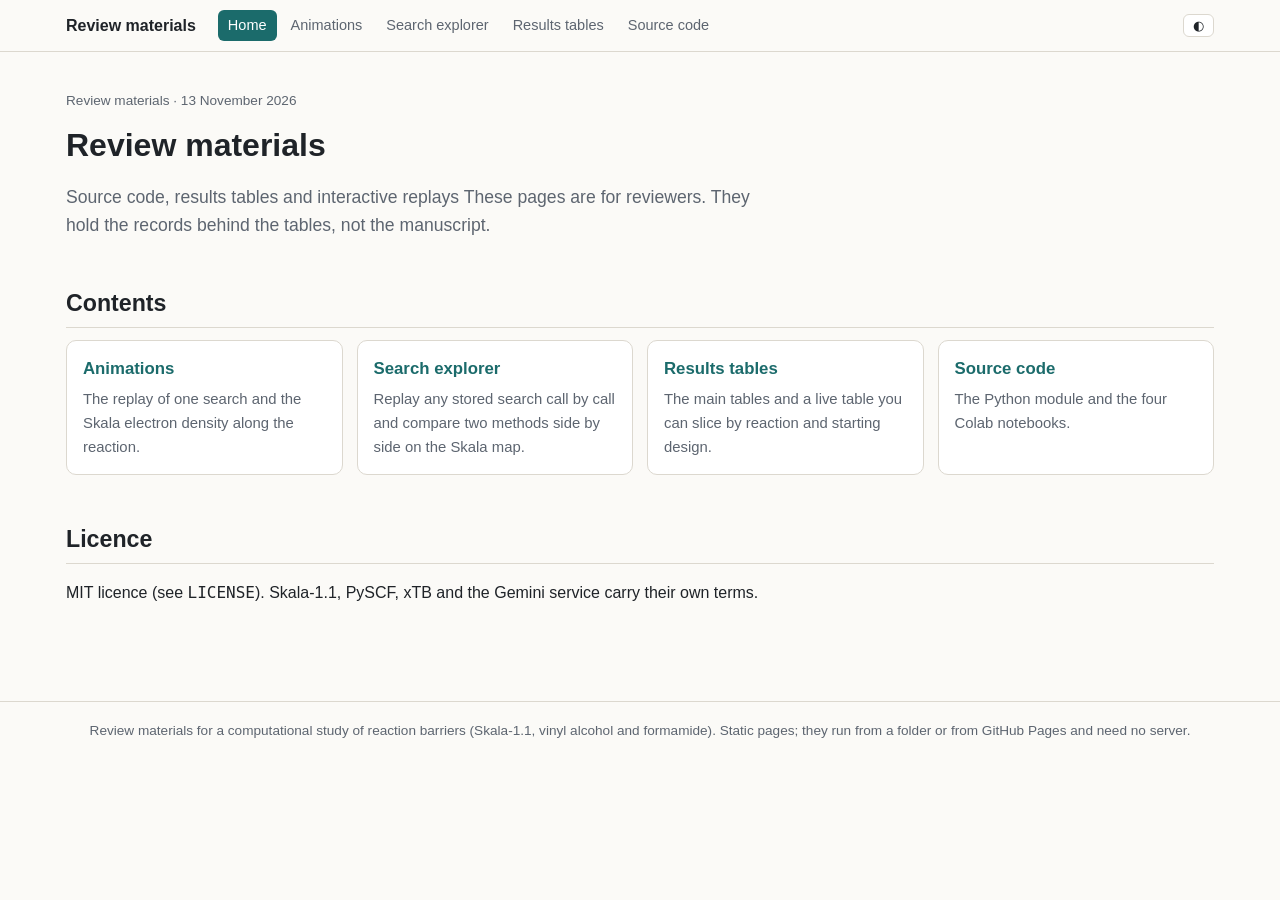
<file: index.html>
<!doctype html><html lang="en"><head><meta charset="utf-8"><meta name="robots" content="noindex, nofollow"><meta name="viewport" content="width=device-width,initial-scale=1"><title>Review materials</title><meta name="description" content="Review materials: source code, results tables and interactive replays."><link rel="stylesheet" href="c90b96982/style.css">
<script src="jfb80a026/config.js"></script><script src="jfb80a026/common.js"></script></head><body><main>
<p class="small">Review materials · 13 November 2026</p>
<h1>Review materials</h1>
<p class="lead">Source code, results tables and interactive replays
   These pages are for reviewers. They hold the records behind the tables, not the manuscript.</p>
<h2>Contents</h2>
<div class="grid">
<a class="card" href="16aefa39.html"><h3>Animations</h3><p>The replay of one search and the Skala electron density along the reaction.</p></a>
<a class="card" href="03454c9f.html"><h3>Search explorer</h3><p>Replay any stored search call by call and compare two methods side by side on the Skala map.</p></a>
<a class="card" href="c54da44b.html"><h3>Results tables</h3><p>The main tables and a live table you can slice by reaction and starting design.</p></a>
<a class="card" href="d97f3d8b.html"><h3>Source code</h3><p>The Python module and the four Colab notebooks.</p></a>
</div>
<h2>Licence</h2>
<p>MIT licence (see <code>LICENSE</code>). Skala-1.1, PySCF, xTB and the Gemini service carry their own terms.</p>
</main></body></html>
</file>
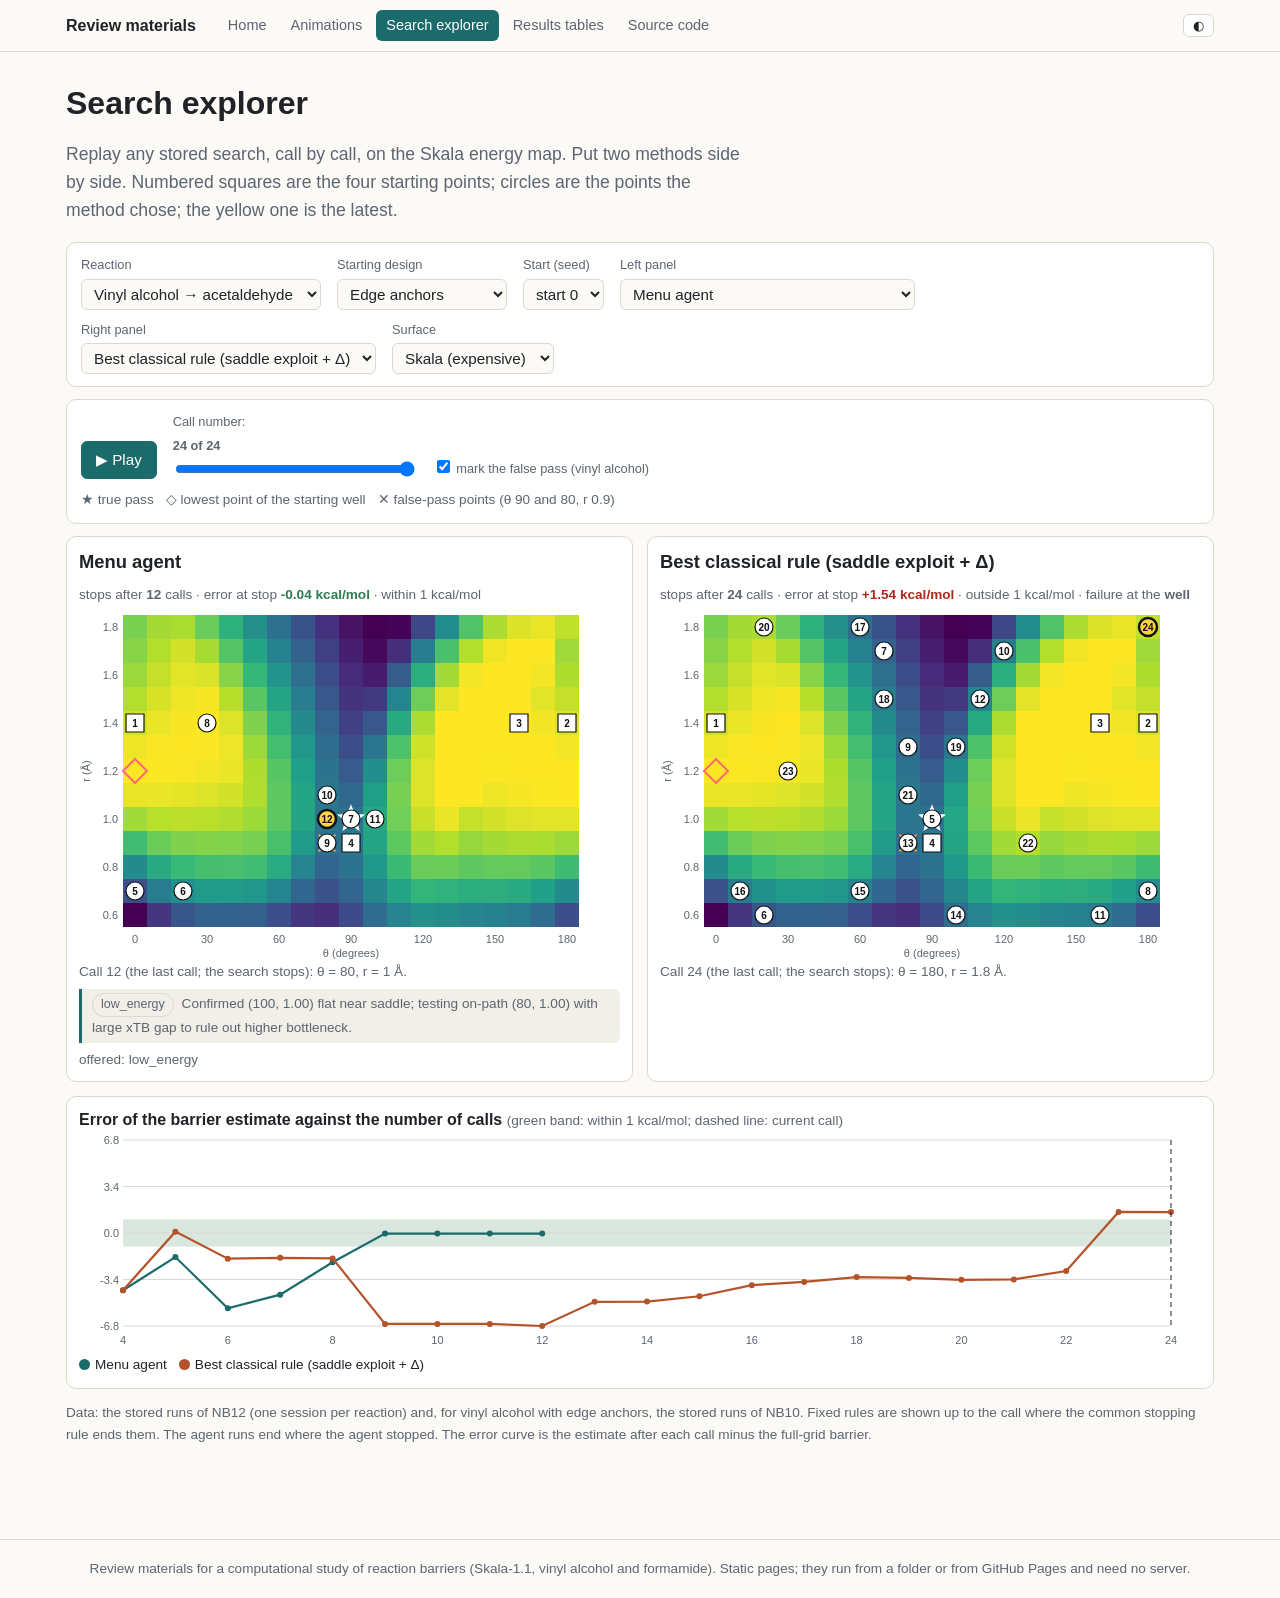
<file: 03454c9f.html>
<!doctype html><html lang="en"><head><meta charset="utf-8"><meta name="robots" content="noindex, nofollow"><meta name="viewport" content="width=device-width,initial-scale=1"><title>Search explorer · Review materials</title><link rel="stylesheet" href="c90b96982/style.css">
<script src="jfb80a026/config.js"></script><script src="jfb80a026/common.js"></script><script src="d6472958f/grids.js"></script><script src="d6472958f/runs.js"></script><script src="d6472958f/picks.js"></script></head><body><main>
<h1>Search explorer</h1>
<p class="lead">Replay any stored search, call by call, on the Skala energy map. Put two methods side by side. Numbered squares are the four starting points; circles are the points the method chose; the yellow one is the latest.</p>
<div class="controls">
<label>Reaction<select id="m"><option value="v">Vinyl alcohol → acetaldehyde</option><option value="f">Formamide → formimidic acid</option></select></label>
<label>Starting design<select id="c"><option value="e">Edge anchors</option><option value="s">Scout's two wells</option><option value="r">Four random points</option></select></label>
<label>Start (seed)<select id="s"></select></label>
<label>Left panel<select id="a"></select></label>
<label>Right panel<select id="b"></select></label>
<label>Surface<select id="surf"><option value="skala">Skala (expensive)</option><option value="xtb">GFN2-xTB (scout)</option></select></label>
</div>
<div class="controls">
<button class="btn" id="play">▶ Play</button>
<label>Call number: <b id="kv"></b><input type="range" id="k" min="4" max="24" value="4"></label>
<label><span><input type="checkbox" id="fp" checked> mark the false pass (vinyl alcohol)</span></label>
<span class="small legend"><span>★ true pass</span><span>◇ lowest point of the starting well</span><span>✕ false-pass points (θ 90 and 80, r 0.9)</span></span>
</div>
<div class="panels"><div class="panel" id="pa"></div><div class="panel" id="pb"></div></div>
<div class="panel" style="margin-top:14px"><b>Error of the barrier estimate against the number of calls</b> <span class="small">(green band: within 1 kcal/mol; dashed line: current call)</span><canvas id="ec" height="220"></canvas><div class="legend" id="eleg"></div></div>
<p class="small">Data: the stored runs of NB12 (one session per reaction) and, for vinyl alcohol with edge anchors, the stored runs of NB10. Fixed rules are shown up to the call where the common stopping rule ends them. The agent runs end where the agent stopped. The error curve is the estimate after each call minus the full-grid barrier.</p>
</main>
<script>
(function(){
const $=id=>document.getElementById(id);
const q=new URLSearchParams(location.search);
const ARMS=["agent","twin_wells_first","twin","control","saddle_exploit+delta","saddle_exploit","path_uncertainty+delta","path_uncertainty","uncertainty+delta","uncertainty","uniform+delta","uniform","random+delta","random"];
for(let i=0;i<8;i++)$("s").add(new Option("start "+i,i));
if(q.get("m"))$("m").value=q.get("m");if(q.get("c"))$("c").value=q.get("c");if(q.get("s"))$("s").value=q.get("s");
function fillArms(){const m=$("m").value,c=$("c").value;const have=new Set(RUNS.filter(r=>r.m===m&&r.c===c).map(r=>r.a));const L=ARMS.filter(a=>have.has(a));
  for(const id of ["a","b"]){$(id).innerHTML="";L.forEach(a=>$(id).add(new Option(SI.armName(a),a)));}
  $("a").value=q.get("a")&&L.includes(q.get("a"))?q.get("a"):"agent";$("b").value=q.get("b")&&L.includes(q.get("b"))?q.get("b"):"saddle_exploit+delta";}
fillArms();
let timer=null;
function run(arm){const m=$("m").value,c=$("c").value,s=+$("s").value;return RUNS.find(r=>r.m===m&&r.c===c&&r.a===arm&&r.s===s)}
function pickInfo(arm,k){if(arm!=="agent")return null;const m=$("m").value,c=$("c").value,s=+$("s").value;const P=PICKS.find(p=>p.m===m&&p.c===c&&p.s===s);if(!P)return null;return P.menu.find(x=>x.call===k)||null}
function draw(){
  const m=$("m").value,G=GRIDS[SI.molKey(m)];const Z=G[$("surf").value];
  const ra=run($("a").value),rb=run($("b").value);const mx=Math.max(ra.n,rb.n);
  const K=$("k");K.max=mx;if(+K.value>mx)K.value=mx;const k=+K.value;$("kv").textContent=k+" of "+mx;
  const marks=[{ij:G.saddle,shape:"star",color:"#fff"},{ij:G.well,shape:"diamond",color:"#ff6b6b"}];
  if(m==="v"&&$("fp").checked){marks.push({ij:[9,3],shape:"x",color:"#ff2d55"},{ij:[8,3],shape:"x",color:"#ff9f1c"})}
  [["pa",ra],["pb",rb]].forEach(([id,r])=>{
    const el=$(id);const se=r.h[r.h.length-1];const kk=Math.min(k,r.n);const stopped=k>=r.n;
    const info=pickInfo(r.a,kk);
    el.innerHTML='<h3 style="margin-top:0">'+SI.armName(r.a)+'</h3><div class="small">stops after <b>'+r.n+'</b> calls · error at stop <b class="'+(r.ok?"ok":"bad")+'">'+(se>=0?"+":"")+se.toFixed(2)+' kcal/mol</b> · '+(r.ok?"within":"outside")+' 1 kcal/mol'+(r.cause?' · failure at the <b>'+r.cause+'</b>':'')+'</div><canvas></canvas><div class="small" id="'+id+'i"></div>';
    SI.heat(el.querySelector("canvas"),G,Z,{picks:r.idx,upto:kk,marks:marks,cell:24});
    let t=kk<=4?"Starting point "+kk+" of 4.":"Call "+kk+(stopped?" (the last call; the search stops)":"")+": θ = "+G.theta[r.idx[kk-1][0]]+", r = "+G.r[r.idx[kk-1][1]]+" Å.";
    if(info)t+='<div class="why"><span class="pill">'+info.tag+'</span> '+info.why+'</div><div class="small">offered: '+info.off.join(" · ")+'</div>';
    $(id+"i").innerHTML=t;});
  curve(ra,rb,k);
}
function curve(ra,rb,k){
  const cv=$("ec"),W=Math.max(300,Math.min(1100,cv.parentElement.clientWidth-24)),H=220;const dpr=window.devicePixelRatio||1;cv.width=W*dpr;cv.height=H*dpr;cv.style.width=W+"px";cv.style.height=H+"px";const x=cv.getContext("2d");x.setTransform(dpr,0,0,dpr,0,0);
  const all=[...ra.h,...rb.h];const lim=Math.max(3,Math.min(25,Math.max(...all.map(Math.abs))));const ml=44,mb=26,mt=8,mr=8;
  const X=c=>ml+(c-4)/(Math.max(ra.n,rb.n)-4||1)*(W-ml-mr),Y=e=>mt+(lim-Math.max(-lim,Math.min(lim,e)))/(2*lim)*(H-mt-mb);
  x.fillStyle="rgba(46,125,79,.18)";x.fillRect(ml,Y(1),W-ml-mr,Y(-1)-Y(1));
  x.strokeStyle=SI.css("--line");x.fillStyle=SI.css("--mut");x.font="11px sans-serif";x.textAlign="right";
  [-lim,-lim/2,0,lim/2,lim].forEach(e=>{x.beginPath();x.moveTo(ml,Y(e));x.lineTo(W-mr,Y(e));x.stroke();x.fillText(e.toFixed(1),ml-4,Y(e)+4)});
  x.textAlign="center";for(let c=4;c<=Math.max(ra.n,rb.n);c+=2)x.fillText(c,X(c),H-8);
  const col=["#1b6b6b","#b4532a"];
  [ra,rb].forEach((r,ix)=>{x.strokeStyle=col[ix];x.lineWidth=2.2;x.beginPath();r.h.forEach((e,i)=>{const c=4+i;i?x.lineTo(X(c),Y(e)):x.moveTo(X(c),Y(e))});x.stroke();
    x.fillStyle=col[ix];r.h.forEach((e,i)=>{const c=4+i;if(c<=k){x.beginPath();x.arc(X(c),Y(e),3,0,7);x.fill()}})});
  x.setLineDash([5,4]);x.strokeStyle=SI.css("--fg");x.lineWidth=1;x.beginPath();x.moveTo(X(Math.max(4,k)),mt);x.lineTo(X(Math.max(4,k)),H-mb);x.stroke();x.setLineDash([]);
  $("eleg").innerHTML='<span><i style="background:'+col[0]+'"></i>'+SI.armName(ra.a)+'</span><span><i style="background:'+col[1]+'"></i>'+SI.armName(rb.a)+'</span>';
}
["m","c","s","a","b","surf","fp"].forEach(id=>$(id).addEventListener("change",()=>{if(id==="m"||id==="c"){q.delete("a");q.delete("b");fillArms()}stop();draw()}));
$("k").addEventListener("input",()=>{stop();draw()});
function stop(){if(timer){clearInterval(timer);timer=null;$("play").textContent="▶ Play"}}
$("play").onclick=()=>{if(timer){stop();return}const K=$("k");if(+K.value>=+K.max)K.value=4;$("play").textContent="❚❚ Pause";timer=setInterval(()=>{if(+K.value>=+K.max){stop();return}K.value=+K.value+1;draw()},700)};
document.addEventListener("themechange",draw);window.addEventListener("resize",draw);
window.addEventListener("load",()=>{$("k").max=24;$("k").value=q.get("k")||99;draw()});
})();
</script></body></html>
</file>
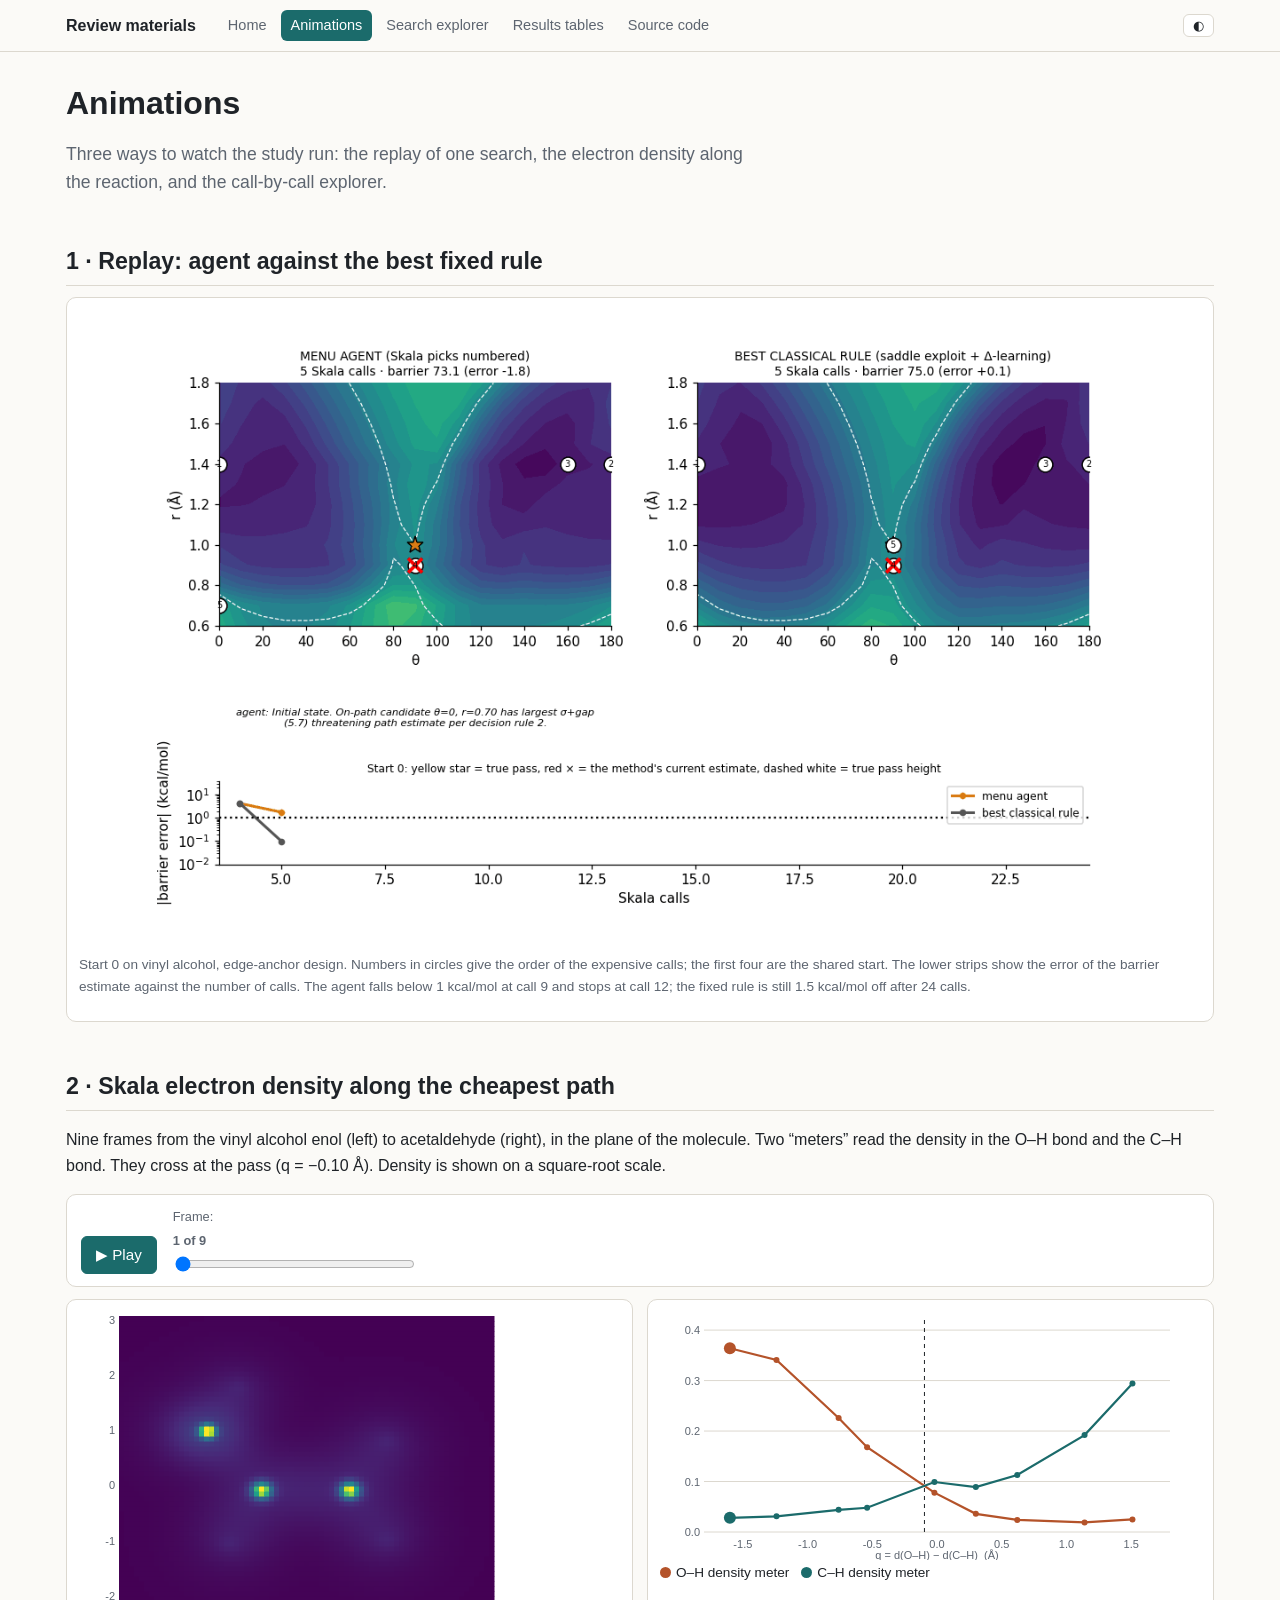
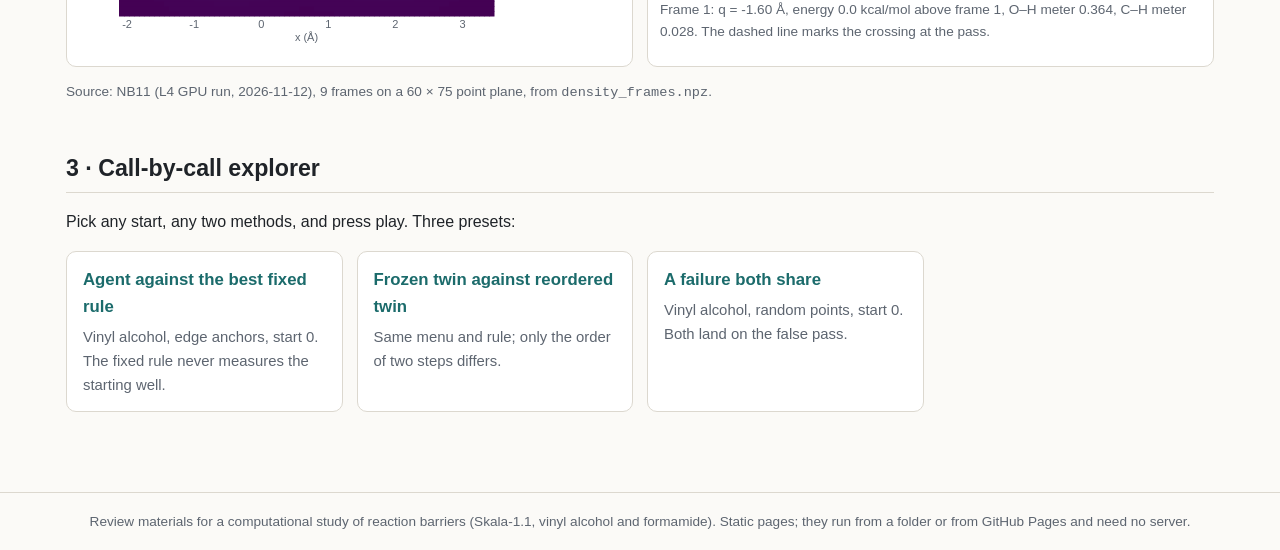
<file: 16aefa39.html>
<!doctype html><html lang="en"><head><meta charset="utf-8"><meta name="robots" content="noindex, nofollow"><meta name="viewport" content="width=device-width,initial-scale=1"><title>Animations · Review materials</title><link rel="stylesheet" href="c90b96982/style.css">
<script src="jfb80a026/config.js"></script><script src="jfb80a026/common.js"></script><script src="d6472958f/density.js"></script></head><body><main>
<h1>Animations</h1>
<p class="lead">Three ways to watch the study run: the replay of one search, the electron density along the reaction, and the call-by-call explorer.</p>
<h2>1 · Replay: agent against the best fixed rule</h2>
<div class="panel"><img src="i0aa3ac5c/replay.gif" alt="Animated replay of one start on vinyl alcohol: the agent and the best classical rule choose points call by call" style="max-width:100%;background:#fff;border-radius:6px"><p class="small">Start 0 on vinyl alcohol, edge-anchor design. Numbers in circles give the order of the expensive calls; the first four are the shared start. The lower strips show the error of the barrier estimate against the number of calls. The agent falls below 1 kcal/mol at call 9 and stops at call 12; the fixed rule is still 1.5 kcal/mol off after 24 calls.</p></div>
<h2>2 · Skala electron density along the cheapest path</h2>
<p>Nine frames from the vinyl alcohol enol (left) to acetaldehyde (right), in the plane of the molecule. Two “meters” read the density in the O–H bond and the C–H bond. They cross at the pass (q = −0.10 Å). Density is shown on a square-root scale.</p>
<div class="controls"><button class="btn" id="play">▶ Play</button><label>Frame: <b id="fv"></b><input type="range" id="f" min="0" max="8" value="0"></label></div>
<div class="panels"><div class="panel"><canvas id="rho"></canvas></div><div class="panel"><canvas id="mt"></canvas><div class="legend"><span><i style="background:#b4532a"></i>O–H density meter</span><span><i style="background:#1b6b6b"></i>C–H density meter</span></div><p class="small" id="ft"></p></div></div>
<p class="small">Source: NB11 (L4 GPU run, 2026-11-12), 9 frames on a 60 × 75 point plane, from <code>density_frames.npz</code>.</p>
<h2>3 · Call-by-call explorer</h2>
<p>Pick any start, any two methods, and press play. Three presets:</p>
<div class="grid">
<a class="card" href="03454c9f.html?m=v&c=e&s=0&a=agent&b=saddle_exploit%2Bdelta"><h3>Agent against the best fixed rule</h3><p>Vinyl alcohol, edge anchors, start 0. The fixed rule never measures the starting well.</p></a>
<a class="card" href="03454c9f.html?m=v&c=e&s=0&a=twin&b=twin_wells_first"><h3>Frozen twin against reordered twin</h3><p>Same menu and rule; only the order of two steps differs.</p></a>
<a class="card" href="03454c9f.html?m=v&c=r&s=0&a=agent&b=twin_wells_first"><h3>A failure both share</h3><p>Vinyl alcohol, random points, start 0. Both land on the false pass.</p></a>
</div>
</main>
<script>
const $=id=>document.getElementById(id);let timer=null;
function draw(){const D=DENSITY,f=+$("f").value;$("fv").textContent=(f+1)+" of 9";
 const cv=$("rho"),nx=D.x.length,ny=D.y.length,cs=5,W=nx*cs+50,H=ny*cs+34;const d=devicePixelRatio||1;cv.width=W*d;cv.height=H*d;cv.style.width=W+"px";cv.style.height=H+"px";const x=cv.getContext("2d");x.setTransform(d,0,0,d,0,0);
 const fr=D.rho[f];for(let j=0;j<ny;j++)for(let i=0;i<nx;i++){const v=Math.sqrt(Math.max(0,fr[j][i]))/Math.sqrt(40);x.fillStyle=SI.viridis(Math.min(1,v));x.fillRect(40+i*cs,(ny-1-j)*cs+6,cs+.5,cs+.5)}
 x.fillStyle=SI.css("--mut");x.font="11px sans-serif";x.textAlign="center";for(let v=-2;v<=3;v++){const i=(v-D.x[0])/(D.x[nx-1]-D.x[0])*nx;x.fillText(v,40+i*cs,H-16)}x.fillText("x (Å)",40+nx*cs/2,H-3);
 x.textAlign="right";for(let v=-2;v<=3;v++){const j=(v-D.y[0])/(D.y[ny-1]-D.y[0])*ny;x.fillText(v,36,(ny-1-j)*cs+10)}
 // meters
 const m=$("mt"),w=Math.min(520,m.parentElement.clientWidth-24),h=250;m.width=w*d;m.height=h*d;m.style.width=w+"px";m.style.height=h+"px";const c=m.getContext("2d");c.setTransform(d,0,0,d,0,0);
 const ml=44,mb=28,mt=10,mr=10,X=q=>ml+(q+1.8)/3.6*(w-ml-mr),Y=v=>mt+(0.42-v)/0.42*(h-mt-mb);c.strokeStyle=SI.css("--line");c.fillStyle=SI.css("--mut");c.font="11px sans-serif";
 for(let v=0;v<=.4;v+=.1){c.beginPath();c.moveTo(ml,Y(v));c.lineTo(w-mr,Y(v));c.stroke();c.textAlign="right";c.fillText(v.toFixed(1),ml-4,Y(v)+4)}
 for(let q=-1.5;q<=1.5;q+=.5){c.textAlign="center";c.fillText(q.toFixed(1),X(q),h-12)}c.fillText("q = d(O–H) − d(C–H)  (Å)",ml+(w-ml-mr)/2,h-1);
 [["mOH","#b4532a"],["mCH","#1b6b6b"]].forEach(([k,col])=>{c.strokeStyle=col;c.lineWidth=2.2;c.beginPath();D[k].forEach((v,i)=>i?c.lineTo(X(D.q[i]),Y(v)):c.moveTo(X(D.q[0]),Y(v)));c.stroke();c.fillStyle=col;D[k].forEach((v,i)=>{c.beginPath();c.arc(X(D.q[i]),Y(v),i===f?6:3,0,7);c.fill()})});
 c.setLineDash([4,4]);c.strokeStyle=SI.css("--fg");c.lineWidth=1;c.beginPath();c.moveTo(X(-0.097),mt);c.lineTo(X(-0.097),h-mb);c.stroke();c.setLineDash([]);
 $("ft").innerHTML="Frame "+(f+1)+": q = "+D.q[f].toFixed(2)+" Å, energy "+D.E[f].toFixed(1)+" kcal/mol above frame 1, O–H meter "+D.mOH[f].toFixed(3)+", C–H meter "+D.mCH[f].toFixed(3)+". The dashed line marks the crossing at the pass."}
$("f").oninput=()=>{stop();draw()};function stop(){if(timer){clearInterval(timer);timer=null;$("play").textContent="▶ Play"}}
$("play").onclick=()=>{if(timer){stop();return}if(+$("f").value>=8)$("f").value=0;$("play").textContent="❚❚ Pause";draw();timer=setInterval(()=>{if(+$("f").value>=8){stop();return}$("f").value=+$("f").value+1;draw()},900)};
document.addEventListener("themechange",draw);addEventListener("resize",draw);addEventListener("load",draw);
</script></body></html>
</file>
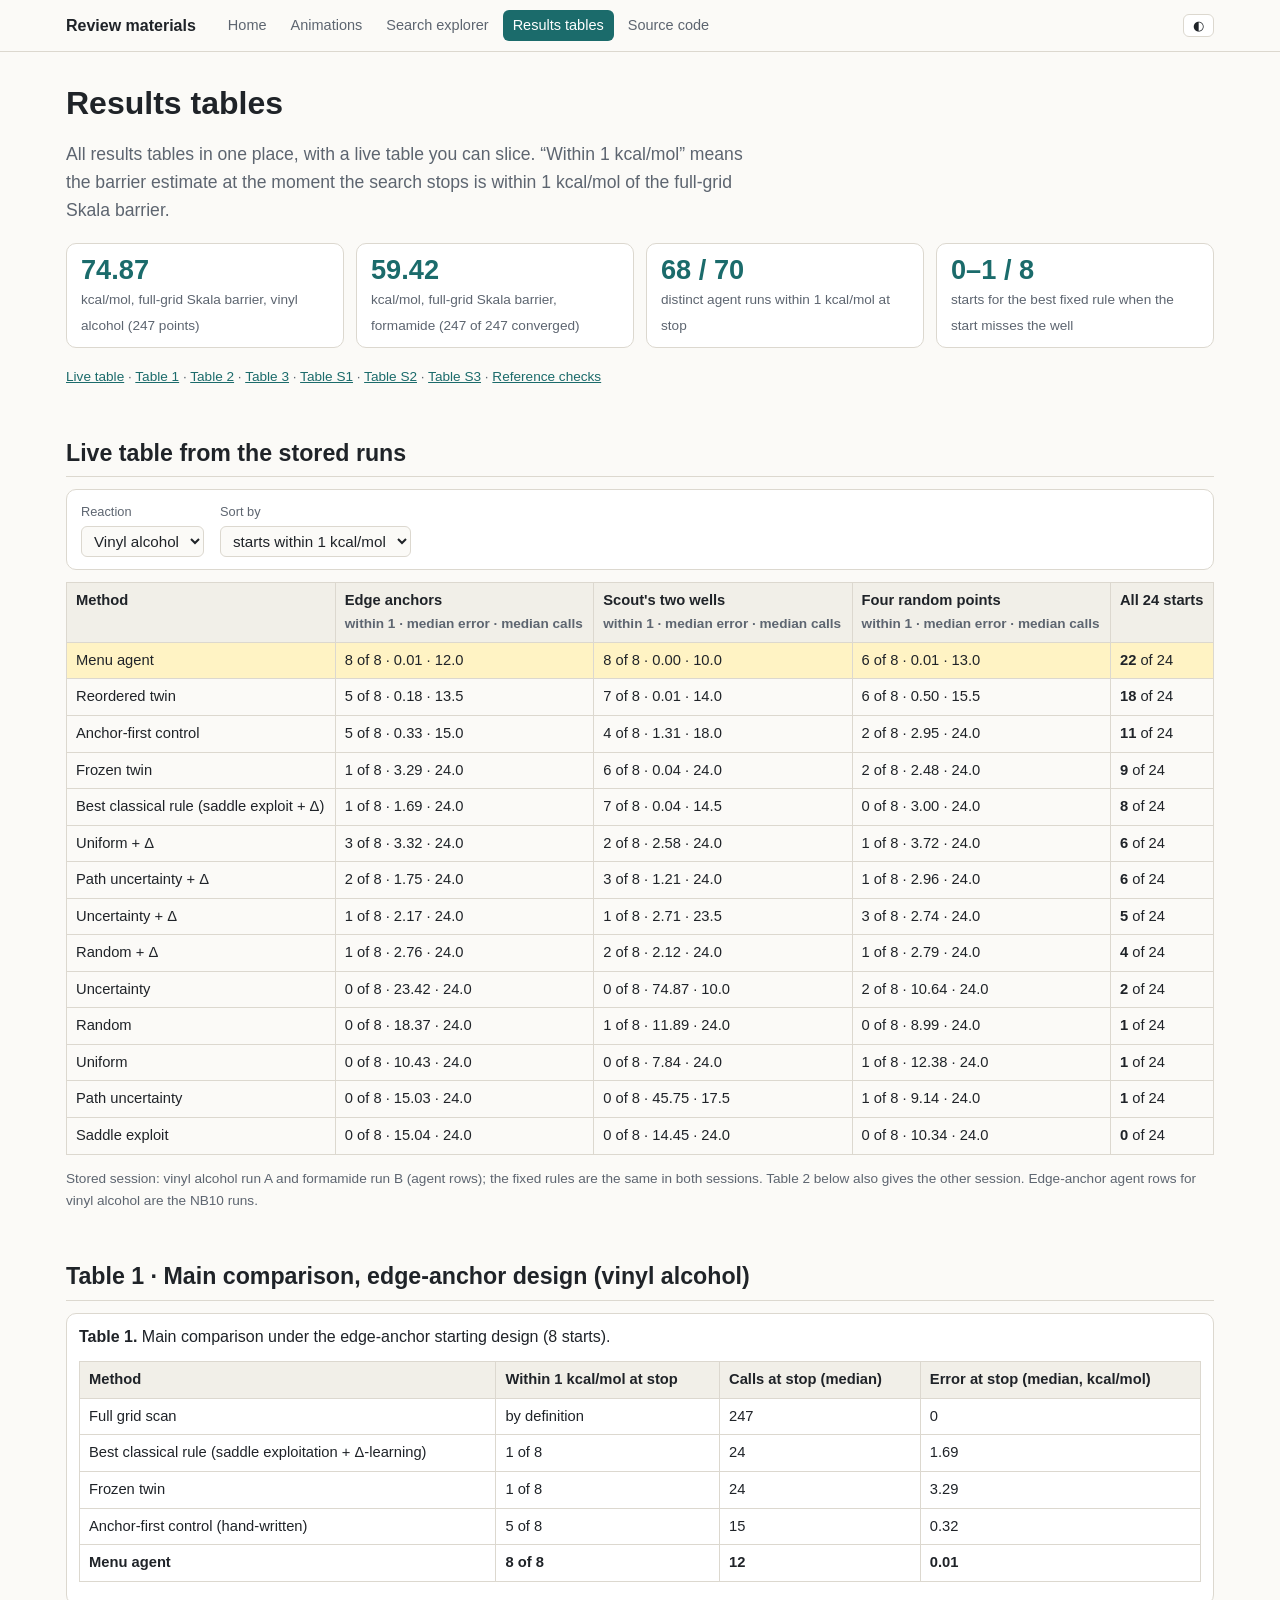
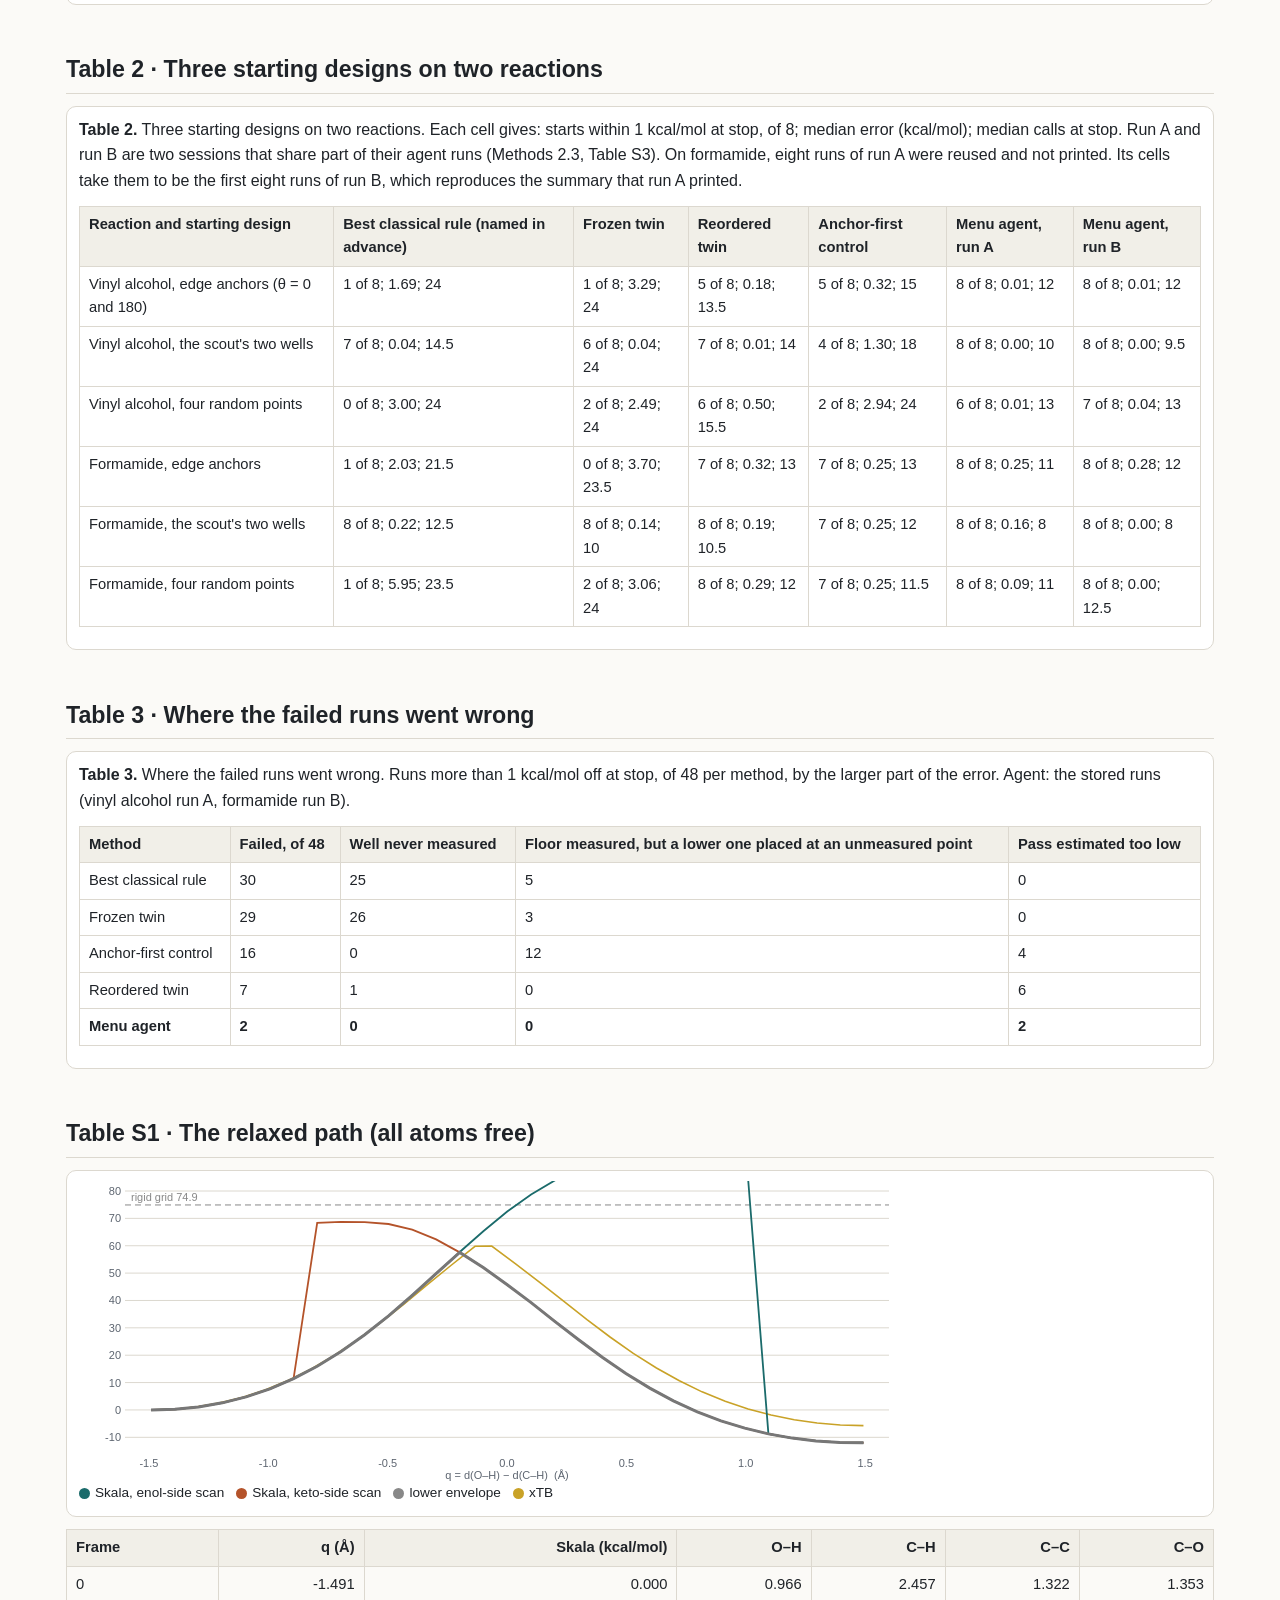
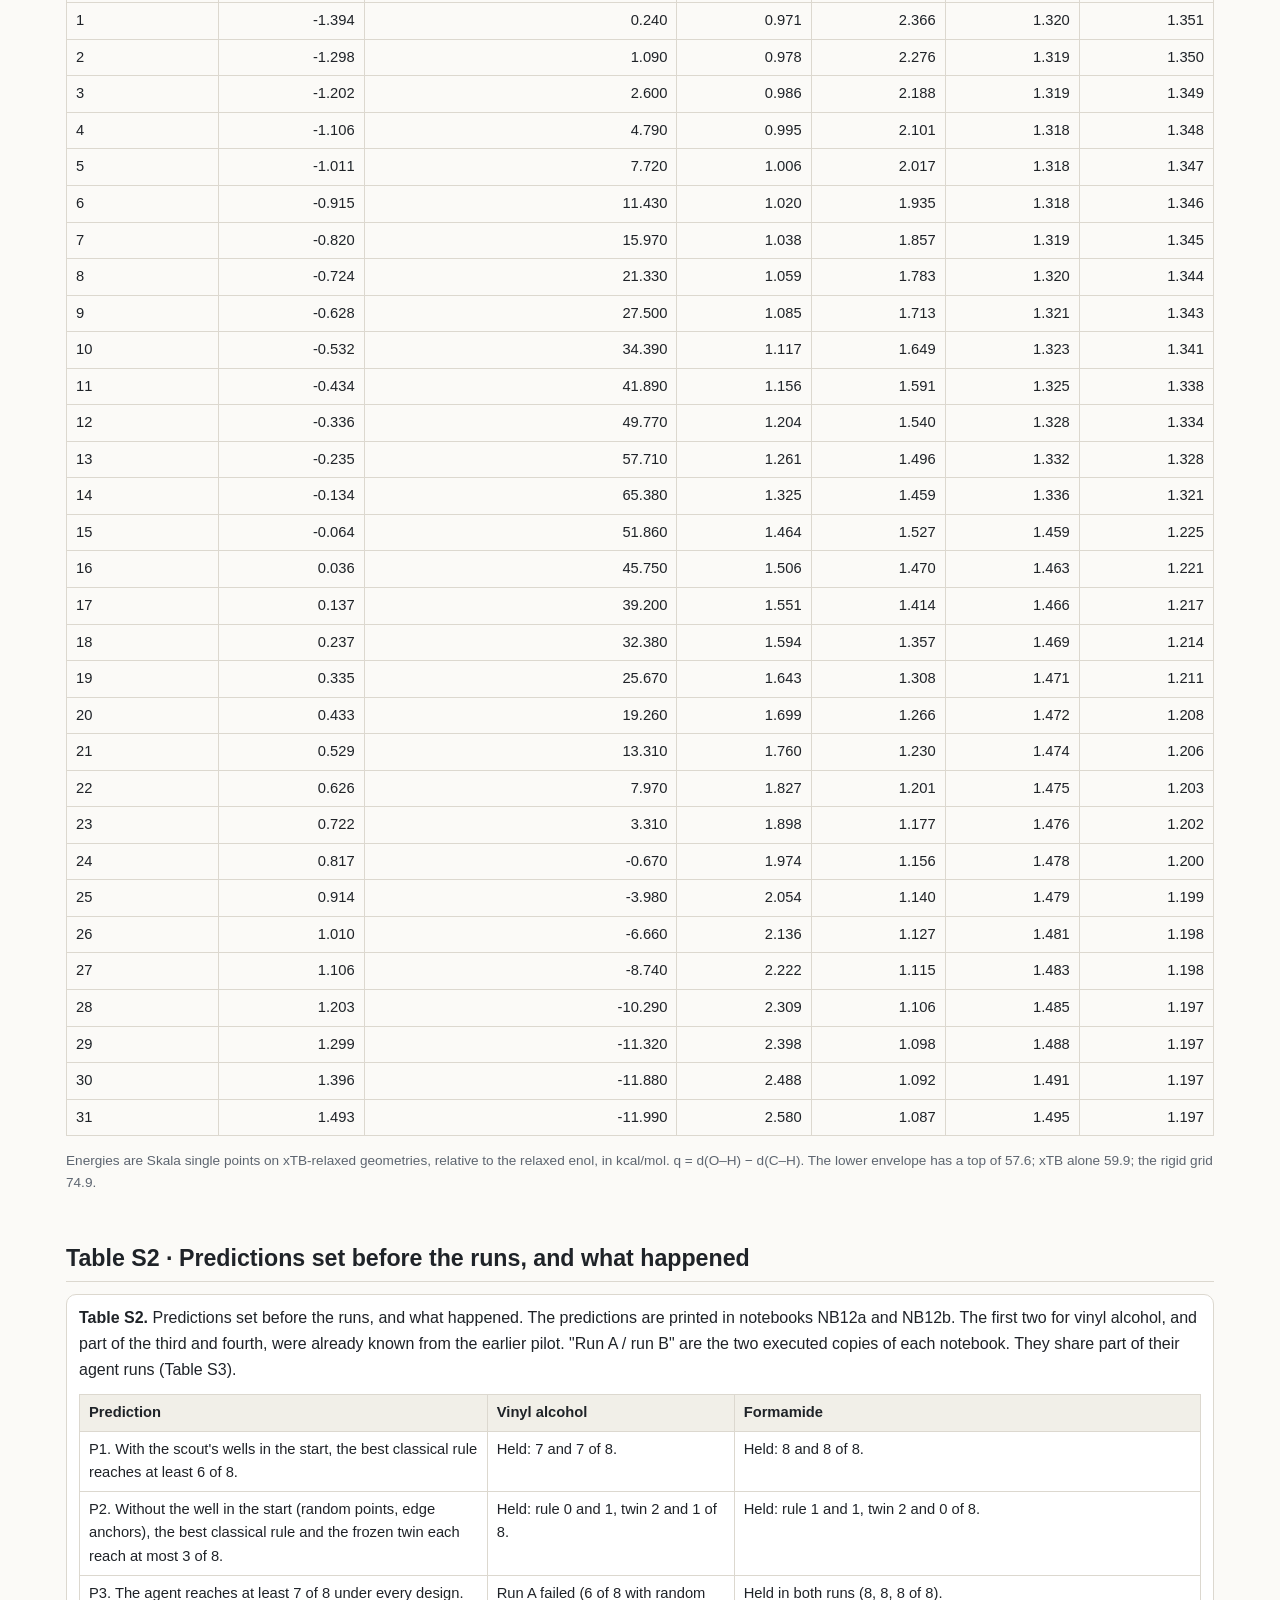
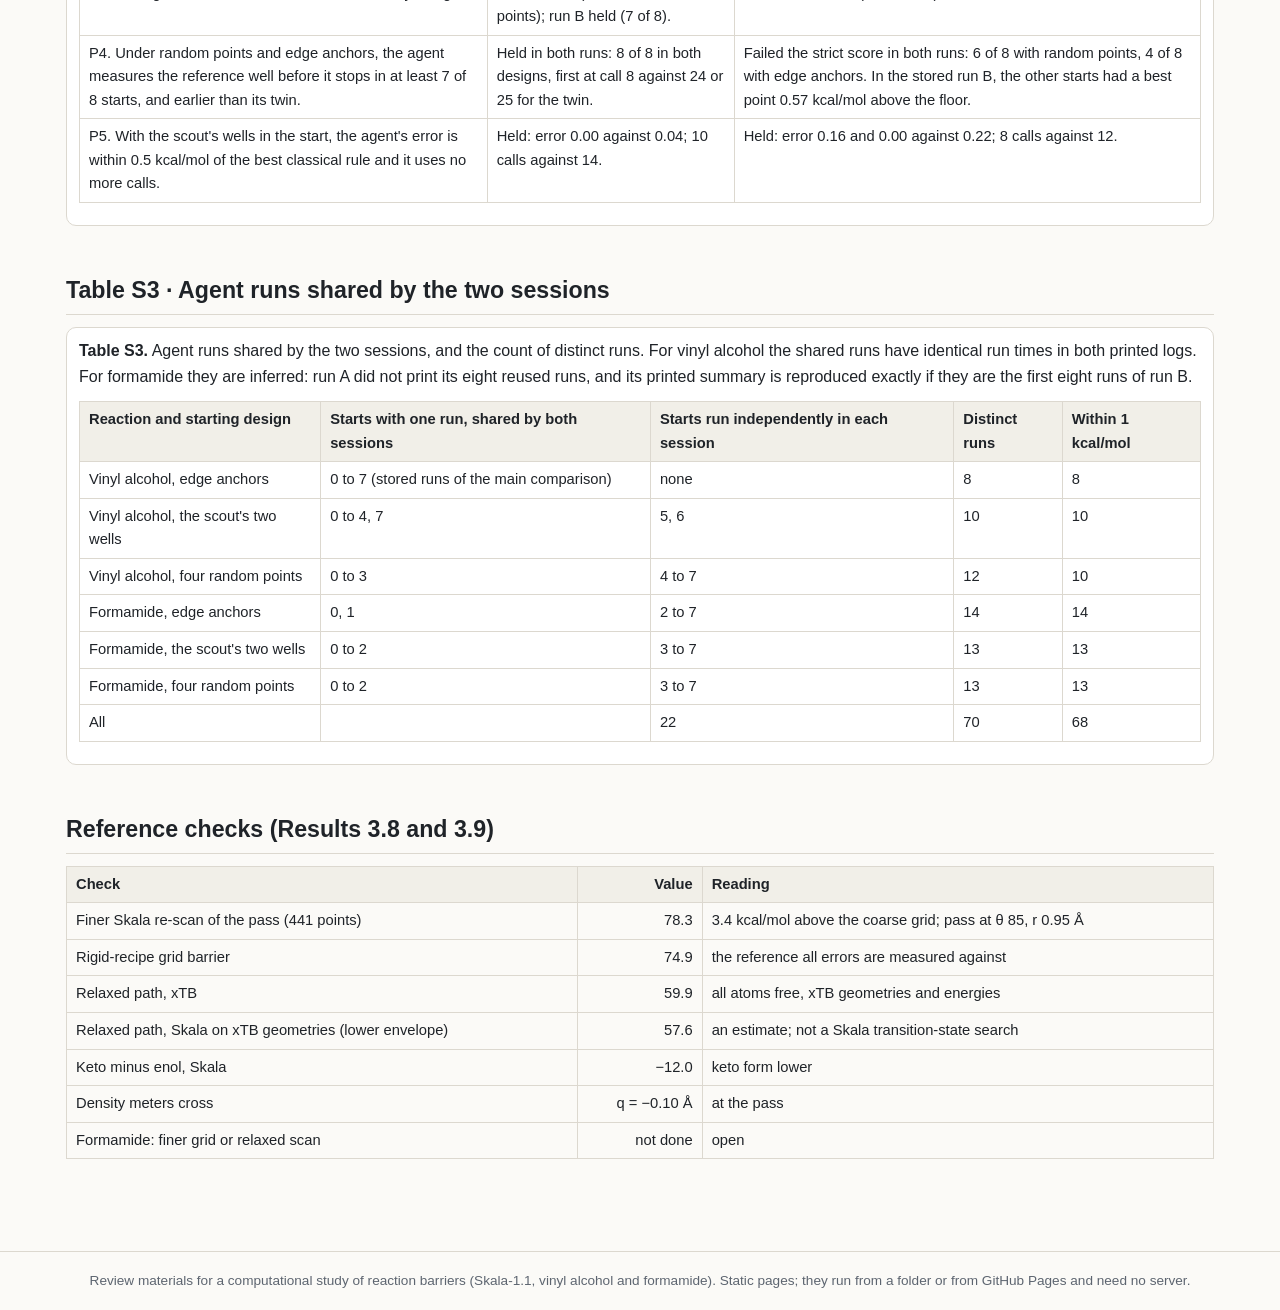
<file: c54da44b.html>
<!doctype html><html lang="en"><head><meta charset="utf-8"><meta name="robots" content="noindex, nofollow"><meta name="viewport" content="width=device-width,initial-scale=1"><title>Results tables · Review materials</title><link rel="stylesheet" href="c90b96982/style.css"><script src="jfb80a026/config.js"></script><script src="jfb80a026/common.js"></script><script src="d6472958f/grids.js"></script><script src="d6472958f/runs.js"></script><script src="d6472958f/relaxed.js"></script></head><body><main>
<h1>Results tables</h1>
<p class="lead">All results tables in one place, with a live table you can slice. “Within 1 kcal/mol” means the barrier estimate at the moment the search stops is within 1 kcal/mol of the full-grid Skala barrier.</p>
<div class="stats">
<div class="stat"><b>74.87</b><span>kcal/mol, full-grid Skala barrier, vinyl alcohol (247 points)</span></div>
<div class="stat"><b>59.42</b><span>kcal/mol, full-grid Skala barrier, formamide (247 of 247 converged)</span></div>
<div class="stat"><b>68 / 70</b><span>distinct agent runs within 1 kcal/mol at stop</span></div>
<div class="stat"><b>0–1 / 8</b><span>starts for the best fixed rule when the start misses the well</span></div>
</div>
<nav class="small"><a href="#live">Live table</a> · <a href="#t1">Table 1</a> · <a href="#t2">Table 2</a> · <a href="#t3">Table 3</a> · <a href="#s1">Table S1</a> · <a href="#s2">Table S2</a> · <a href="#s3">Table S3</a> · <a href="#ref">Reference checks</a></nav>
<h2 id="live">Live table from the stored runs</h2>
<div class="controls"><label>Reaction<select id="lm"><option value="v">Vinyl alcohol</option><option value="f">Formamide</option></select></label><label>Sort by<select id="ls"><option value="ok">starts within 1 kcal/mol</option><option value="err">median error</option><option value="n">median calls</option></select></label></div>
<div class="tablewrap"><table id="livet"></table></div>
<p class="small">Stored session: vinyl alcohol run A and formamide run B (agent rows); the fixed rules are the same in both sessions. Table 2 below also gives the other session. Edge-anchor agent rows for vinyl alcohol are the NB10 runs.</p>
<h2 id="t1">Table 1 · Main comparison, edge-anchor design (vinyl alcohol)</h2><div class="panel" style="margin:12px 0"><b>Table 1.</b> Main comparison under the edge-anchor starting design (8 starts).<div class="tablewrap"><table>
<thead>
<tr>
<th>Method</th>
<th>Within 1 kcal/mol at stop</th>
<th>Calls at stop (median)</th>
<th>Error at stop (median, kcal/mol)</th>
</tr>
</thead>
<tbody>
<tr>
<td>Full grid scan</td>
<td>by definition</td>
<td>247</td>
<td>0</td>
</tr>
<tr>
<td>Best classical rule (saddle exploitation + Δ-learning)</td>
<td>1 of 8</td>
<td>24</td>
<td>1.69</td>
</tr>
<tr>
<td>Frozen twin</td>
<td>1 of 8</td>
<td>24</td>
<td>3.29</td>
</tr>
<tr>
<td>Anchor-first control (hand-written)</td>
<td>5 of 8</td>
<td>15</td>
<td>0.32</td>
</tr>
<tr>
<td><strong>Menu agent</strong></td>
<td><strong>8 of 8</strong></td>
<td><strong>12</strong></td>
<td><strong>0.01</strong></td>
</tr>
</tbody>
</table></div></div>
<h2 id="t2">Table 2 · Three starting designs on two reactions</h2><div class="panel" style="margin:12px 0"><b>Table 2.</b> Three starting designs on two reactions. Each cell gives: starts within 1 kcal/mol at stop, of 8; median error (kcal/mol); median calls at stop. Run A and run B are two sessions that share part of their agent runs (Methods 2.3, Table S3). On formamide, eight runs of run A were reused and not printed. Its cells take them to be the first eight runs of run B, which reproduces the summary that run A printed.<div class="tablewrap"><table>
<thead>
<tr>
<th>Reaction and starting design</th>
<th>Best classical rule (named in advance)</th>
<th>Frozen twin</th>
<th>Reordered twin</th>
<th>Anchor-first control</th>
<th>Menu agent, run A</th>
<th>Menu agent, run B</th>
</tr>
</thead>
<tbody>
<tr>
<td>Vinyl alcohol, edge anchors (θ = 0 and 180)</td>
<td>1 of 8; 1.69; 24</td>
<td>1 of 8; 3.29; 24</td>
<td>5 of 8; 0.18; 13.5</td>
<td>5 of 8; 0.32; 15</td>
<td>8 of 8; 0.01; 12</td>
<td>8 of 8; 0.01; 12</td>
</tr>
<tr>
<td>Vinyl alcohol, the scout's two wells</td>
<td>7 of 8; 0.04; 14.5</td>
<td>6 of 8; 0.04; 24</td>
<td>7 of 8; 0.01; 14</td>
<td>4 of 8; 1.30; 18</td>
<td>8 of 8; 0.00; 10</td>
<td>8 of 8; 0.00; 9.5</td>
</tr>
<tr>
<td>Vinyl alcohol, four random points</td>
<td>0 of 8; 3.00; 24</td>
<td>2 of 8; 2.49; 24</td>
<td>6 of 8; 0.50; 15.5</td>
<td>2 of 8; 2.94; 24</td>
<td>6 of 8; 0.01; 13</td>
<td>7 of 8; 0.04; 13</td>
</tr>
<tr>
<td>Formamide, edge anchors</td>
<td>1 of 8; 2.03; 21.5</td>
<td>0 of 8; 3.70; 23.5</td>
<td>7 of 8; 0.32; 13</td>
<td>7 of 8; 0.25; 13</td>
<td>8 of 8; 0.25; 11</td>
<td>8 of 8; 0.28; 12</td>
</tr>
<tr>
<td>Formamide, the scout's two wells</td>
<td>8 of 8; 0.22; 12.5</td>
<td>8 of 8; 0.14; 10</td>
<td>8 of 8; 0.19; 10.5</td>
<td>7 of 8; 0.25; 12</td>
<td>8 of 8; 0.16; 8</td>
<td>8 of 8; 0.00; 8</td>
</tr>
<tr>
<td>Formamide, four random points</td>
<td>1 of 8; 5.95; 23.5</td>
<td>2 of 8; 3.06; 24</td>
<td>8 of 8; 0.29; 12</td>
<td>7 of 8; 0.25; 11.5</td>
<td>8 of 8; 0.09; 11</td>
<td>8 of 8; 0.00; 12.5</td>
</tr>
</tbody>
</table></div></div>
<h2 id="t3">Table 3 · Where the failed runs went wrong</h2><div class="panel" style="margin:12px 0"><b>Table 3.</b> Where the failed runs went wrong. Runs more than 1 kcal/mol off at stop, of 48 per method, by the larger part of the error. Agent: the stored runs (vinyl alcohol run A, formamide run B).<div class="tablewrap"><table>
<thead>
<tr>
<th>Method</th>
<th>Failed, of 48</th>
<th>Well never measured</th>
<th>Floor measured, but a lower one placed at an unmeasured point</th>
<th>Pass estimated too low</th>
</tr>
</thead>
<tbody>
<tr>
<td>Best classical rule</td>
<td>30</td>
<td>25</td>
<td>5</td>
<td>0</td>
</tr>
<tr>
<td>Frozen twin</td>
<td>29</td>
<td>26</td>
<td>3</td>
<td>0</td>
</tr>
<tr>
<td>Anchor-first control</td>
<td>16</td>
<td>0</td>
<td>12</td>
<td>4</td>
</tr>
<tr>
<td>Reordered twin</td>
<td>7</td>
<td>1</td>
<td>0</td>
<td>6</td>
</tr>
<tr>
<td><strong>Menu agent</strong></td>
<td><strong>2</strong></td>
<td><strong>0</strong></td>
<td><strong>0</strong></td>
<td><strong>2</strong></td>
</tr>
</tbody>
</table></div></div>
<h2 id="s1">Table S1 · The relaxed path (all atoms free)</h2>
<div class="panel"><canvas id="rp"></canvas><div class="legend"><span><i style="background:#1b6b6b"></i>Skala, enol-side scan</span><span><i style="background:#b4532a"></i>Skala, keto-side scan</span><span><i style="background:#888"></i>lower envelope</span><span><i style="background:#c9a227"></i>xTB</span></div></div>
<div class="tablewrap"><table id="s1t"></table></div>
<p class="small">Energies are Skala single points on xTB-relaxed geometries, relative to the relaxed enol, in kcal/mol. q = d(O–H) − d(C–H). The lower envelope has a top of 57.6; xTB alone 59.9; the rigid grid 74.9.</p>
<h2 id="s2">Table S2 · Predictions set before the runs, and what happened</h2><div class="panel" style="margin:12px 0"><b>Table S2.</b> Predictions set before the runs, and what happened. The predictions are printed in notebooks NB12a and NB12b. The first two for vinyl alcohol, and part of the third and fourth, were already known from the earlier pilot. &quot;Run A / run B&quot; are the two executed copies of each notebook. They share part of their agent runs (Table S3).<div class="tablewrap"><table>
<thead>
<tr>
<th>Prediction</th>
<th>Vinyl alcohol</th>
<th>Formamide</th>
</tr>
</thead>
<tbody>
<tr>
<td>P1. With the scout's wells in the start, the best classical rule reaches at least 6 of 8.</td>
<td>Held: 7 and 7 of 8.</td>
<td>Held: 8 and 8 of 8.</td>
</tr>
<tr>
<td>P2. Without the well in the start (random points, edge anchors), the best classical rule and the frozen twin each reach at most 3 of 8.</td>
<td>Held: rule 0 and 1, twin 2 and 1 of 8.</td>
<td>Held: rule 1 and 1, twin 2 and 0 of 8.</td>
</tr>
<tr>
<td>P3. The agent reaches at least 7 of 8 under every design.</td>
<td>Run A failed (6 of 8 with random points); run B held (7 of 8).</td>
<td>Held in both runs (8, 8, 8 of 8).</td>
</tr>
<tr>
<td>P4. Under random points and edge anchors, the agent measures the reference well before it stops in at least 7 of 8 starts, and earlier than its twin.</td>
<td>Held in both runs: 8 of 8 in both designs, first at call 8 against 24 or 25 for the twin.</td>
<td>Failed the strict score in both runs: 6 of 8 with random points, 4 of 8 with edge anchors. In the stored run B, the other starts had a best point 0.57 kcal/mol above the floor.</td>
</tr>
<tr>
<td>P5. With the scout's wells in the start, the agent's error is within 0.5 kcal/mol of the best classical rule and it uses no more calls.</td>
<td>Held: error 0.00 against 0.04; 10 calls against 14.</td>
<td>Held: error 0.16 and 0.00 against 0.22; 8 calls against 12.</td>
</tr>
</tbody>
</table></div></div>
<h2 id="s3">Table S3 · Agent runs shared by the two sessions</h2><div class="panel" style="margin:12px 0"><b>Table S3.</b> Agent runs shared by the two sessions, and the count of distinct runs. For vinyl alcohol the shared runs have identical run times in both printed logs. For formamide they are inferred: run A did not print its eight reused runs, and its printed summary is reproduced exactly if they are the first eight runs of run B.<div class="tablewrap"><table>
<thead>
<tr>
<th>Reaction and starting design</th>
<th>Starts with one run, shared by both sessions</th>
<th>Starts run independently in each session</th>
<th>Distinct runs</th>
<th>Within 1 kcal/mol</th>
</tr>
</thead>
<tbody>
<tr>
<td>Vinyl alcohol, edge anchors</td>
<td>0 to 7 (stored runs of the main comparison)</td>
<td>none</td>
<td>8</td>
<td>8</td>
</tr>
<tr>
<td>Vinyl alcohol, the scout's two wells</td>
<td>0 to 4, 7</td>
<td>5, 6</td>
<td>10</td>
<td>10</td>
</tr>
<tr>
<td>Vinyl alcohol, four random points</td>
<td>0 to 3</td>
<td>4 to 7</td>
<td>12</td>
<td>10</td>
</tr>
<tr>
<td>Formamide, edge anchors</td>
<td>0, 1</td>
<td>2 to 7</td>
<td>14</td>
<td>14</td>
</tr>
<tr>
<td>Formamide, the scout's two wells</td>
<td>0 to 2</td>
<td>3 to 7</td>
<td>13</td>
<td>13</td>
</tr>
<tr>
<td>Formamide, four random points</td>
<td>0 to 2</td>
<td>3 to 7</td>
<td>13</td>
<td>13</td>
</tr>
<tr>
<td>All</td>
<td></td>
<td>22</td>
<td>70</td>
<td>68</td>
</tr>
</tbody>
</table></div></div>
<h2 id="ref">Reference checks (Results 3.8 and 3.9)</h2>
<div class="tablewrap"><table><thead><tr><th>Check</th><th class="num">Value</th><th>Reading</th></tr></thead><tbody>
<tr><td>Finer Skala re-scan of the pass (441 points)</td><td class="num">78.3</td><td>3.4 kcal/mol above the coarse grid; pass at θ 85, r 0.95 Å</td></tr>
<tr><td>Rigid-recipe grid barrier</td><td class="num">74.9</td><td>the reference all errors are measured against</td></tr>
<tr><td>Relaxed path, xTB</td><td class="num">59.9</td><td>all atoms free, xTB geometries and energies</td></tr>
<tr><td>Relaxed path, Skala on xTB geometries (lower envelope)</td><td class="num">57.6</td><td>an estimate; not a Skala transition-state search</td></tr>
<tr><td>Keto minus enol, Skala</td><td class="num">−12.0</td><td>keto form lower</td></tr>
<tr><td>Density meters cross</td><td class="num">q = −0.10 Å</td><td>at the pass</td></tr>
<tr><td>Formamide: finer grid or relaxed scan</td><td class="num">not done</td><td>open</td></tr></tbody></table></div>
</main>
<script>
const $=id=>document.getElementById(id);
function live(){const m=$("lm").value;const G=GRIDS[SI.molKey(m)];
  const arms=[...new Set(RUNS.filter(r=>r.m===m).map(r=>r.a))];
  const designs=["e","s","r"];
  const rows=arms.map(a=>{const o={a};designs.forEach(c=>{const R=RUNS.filter(r=>r.m===m&&r.a===a&&r.c===c);o[c]={ok:R.filter(r=>r.ok).length,n:R.length,err:SI.median(R.map(r=>Math.abs(r.e))),calls:SI.median(R.map(r=>r.n))}});
    const all=RUNS.filter(r=>r.m===m&&r.a===a);o.ok=all.filter(r=>r.ok).length;o.err=SI.median(all.map(r=>Math.abs(r.e)));o.n=SI.median(all.map(r=>r.n));return o});
  const k=$("ls").value;rows.sort((x,y)=>k==="ok"?y.ok-x.ok:(x[k]-y[k]));
  $("livet").innerHTML='<thead><tr><th>Method</th>'+designs.map(c=>'<th>'+SI.designName(c)+'<br><span class="small">within 1 · median error · median calls</span></th>').join("")+'<th>All 24 starts</th></tr></thead><tbody>'+
   rows.map(o=>'<tr'+(o.a==="agent"?' class="hl"':'')+'><td>'+SI.armName(o.a)+'</td>'+designs.map(c=>'<td>'+o[c].ok+' of '+o[c].n+' · '+SI.fmt(o[c].err)+' · '+SI.fmt(o[c].calls,1)+'</td>').join("")+'<td><b>'+o.ok+'</b> of 24</td></tr>').join("")+'</tbody>';}
$("lm").onchange=live;$("ls").onchange=live;live();
// S1
(function(){const R=RELAXED;$("s1t").innerHTML='<thead><tr><th>Frame</th><th class="num">q (Å)</th><th class="num">Skala (kcal/mol)</th><th class="num">O–H</th><th class="num">C–H</th><th class="num">C–C</th><th class="num">C–O</th></tr></thead><tbody>'+R.table.map(r=>'<tr><td>'+r.frame+'</td><td class="num">'+r.q_A+'</td><td class="num">'+r.skala_rel_kcal_mol+'</td><td class="num">'+r.d_O_H_A+'</td><td class="num">'+r.d_Cterminal_H_A+'</td><td class="num">'+r.d_C_C_A+'</td><td class="num">'+r.d_C_O_A+'</td></tr>').join("")+'</tbody>'})();
function relaxed(){const R=RELAXED,cv=$("rp"),W=Math.min(820,cv.parentElement.clientWidth-24),H=300;const d=devicePixelRatio||1;cv.width=W*d;cv.height=H*d;cv.style.width=W+"px";cv.style.height=H+"px";const x=cv.getContext("2d");x.setTransform(d,0,0,d,0,0);
 const ml=46,mb=30,mt=10,mr=10,X=q=>ml+(q+1.6)/3.2*(W-ml-mr),Y=e=>mt+(80-e)/95*(H-mt-mb);x.strokeStyle=SI.css("--line");x.fillStyle=SI.css("--mut");x.font="11px sans-serif";
 for(let e=-10;e<=80;e+=10){x.beginPath();x.moveTo(ml,Y(e));x.lineTo(W-mr,Y(e));x.stroke();x.textAlign="right";x.fillText(e,ml-4,Y(e)+4)}
 for(let q=-1.5;q<=1.5;q+=.5){x.textAlign="center";x.fillText(q.toFixed(1),X(q),H-14)}x.fillText("q = d(O–H) − d(C–H)  (Å)",ml+(W-ml-mr)/2,H-2);
 x.setLineDash([6,4]);x.strokeStyle="#888";x.beginPath();x.moveTo(ml,Y(R.rigid));x.lineTo(W-mr,Y(R.rigid));x.stroke();x.fillStyle="#888";x.textAlign="left";x.fillText("rigid grid "+R.rigid,ml+6,Y(R.rigid)-4);x.setLineDash([]);
 const line=(q,e,c,w)=>{x.strokeStyle=c;x.lineWidth=w;x.beginPath();q.forEach((v,i)=>i?x.lineTo(X(v),Y(e[i])):x.moveTo(X(v),Y(e[i])));x.stroke()};
 line(R.qx,R.xtb,"#c9a227",1.6);line(R.q,R.fwd,"#1b6b6b",1.8);line(R.q,R.rev,"#b4532a",1.8);line(R.q,R.env,"#777",3);}
relaxed();document.addEventListener("themechange",relaxed);
</script></body></html>
</file>
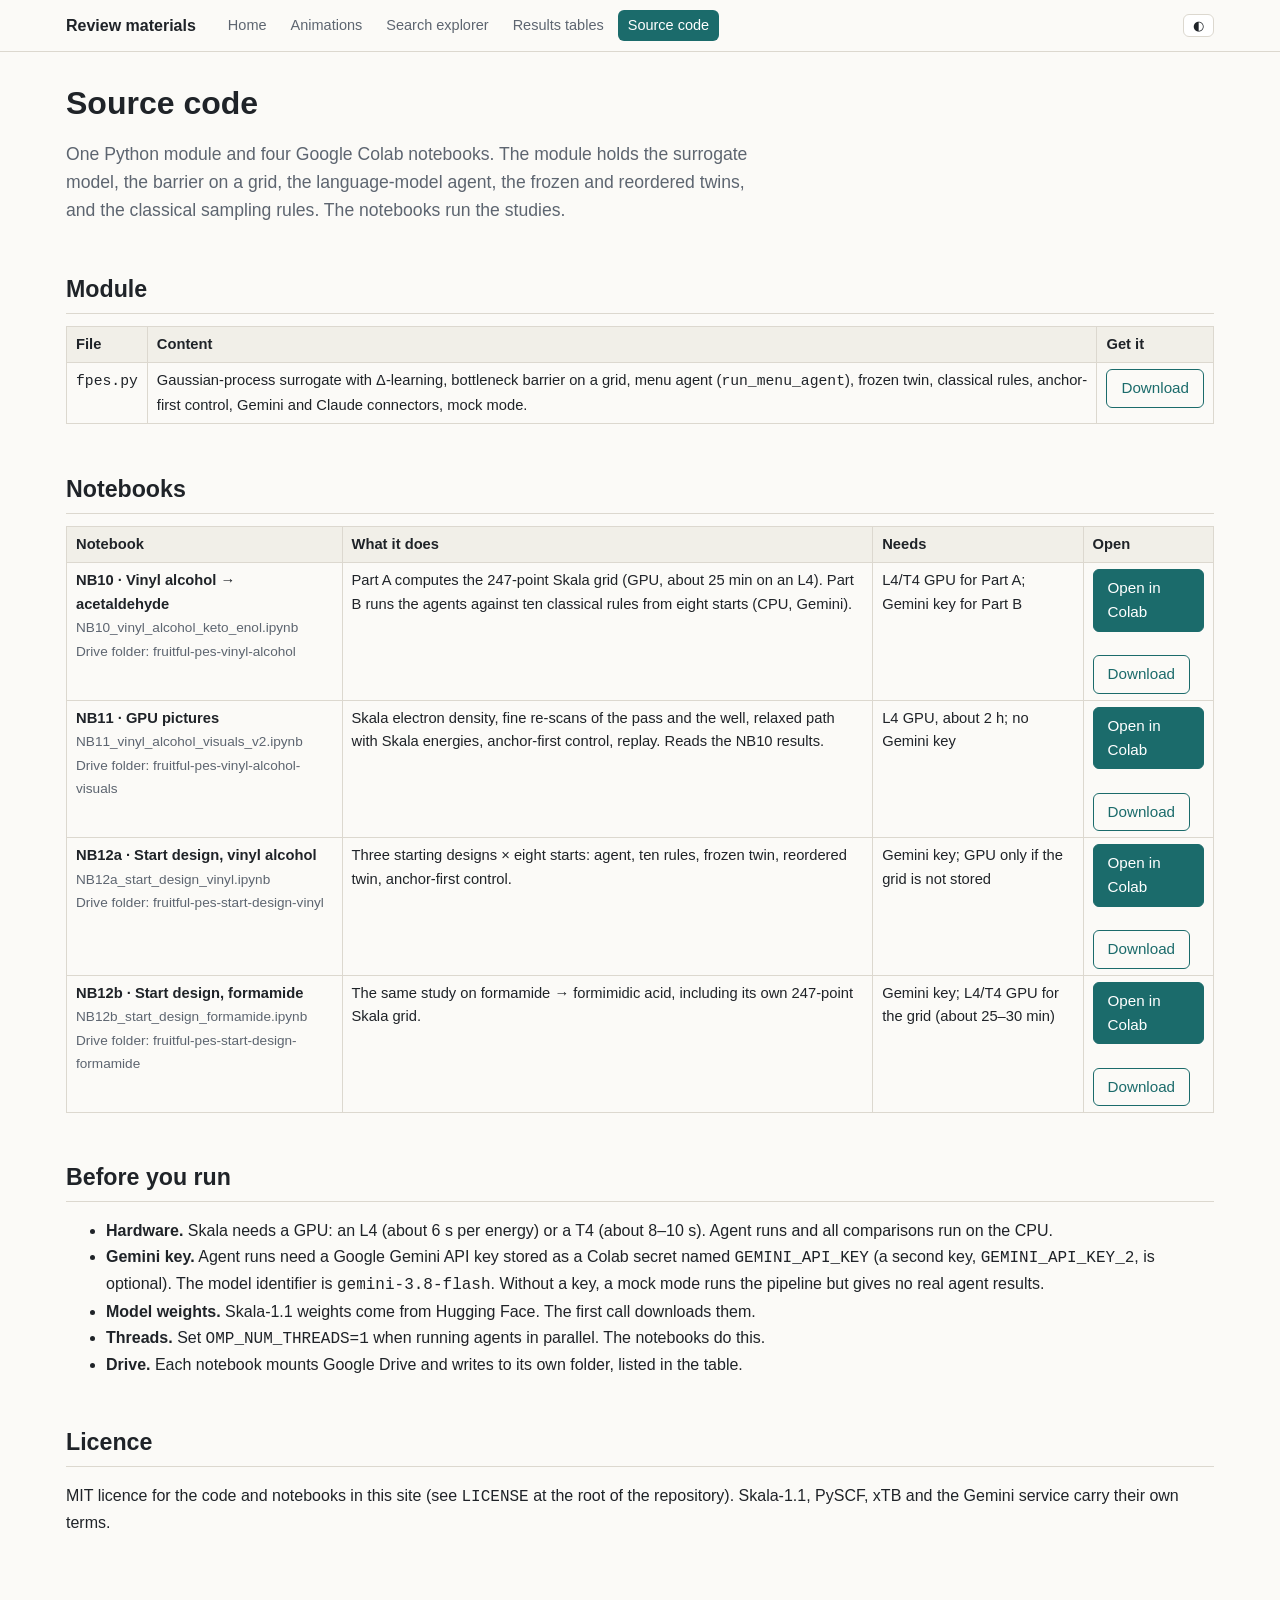
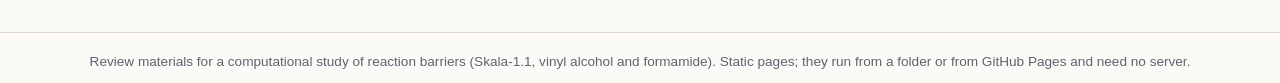
<file: d97f3d8b.html>
<!doctype html><html lang="en"><head><meta charset="utf-8"><meta name="robots" content="noindex, nofollow"><meta name="viewport" content="width=device-width,initial-scale=1"><title>Source code · Review materials</title><link rel="stylesheet" href="c90b96982/style.css">
<script src="jfb80a026/config.js"></script><script src="jfb80a026/common.js"></script></head><body><main>
<h1>Source code</h1>
<p class="lead">One Python module and four Google Colab notebooks. The module holds the surrogate model, the barrier on a grid, the language-model agent, the frozen and reordered twins, and the classical sampling rules. The notebooks run the studies.</p>
<div id="warn" class="panel" style="border-color:var(--acc2);display:none"><b>Colab links not set yet.</b> Edit <code>jfb80a026/config.js</code> (in the folder that starts with <code>j</code>): put the GitHub user and repository name in <code>repo</code>. The notebooks can always be downloaded below and uploaded to Colab by hand.</div>
<h2>Module</h2>
<div class="tablewrap"><table><thead><tr><th>File</th><th>Content</th><th>Get it</th></tr></thead><tbody>
<tr><td><code>fpes.py</code></td><td>Gaussian-process surrogate with Δ-learning, bottleneck barrier on a grid, menu agent (<code>run_menu_agent</code>), frozen twin, classical rules, anchor-first control, Gemini and Claude connectors, mock mode.</td><td><a class="btn alt" href="sf85a95e7/fpes.py" download>Download</a></td></tr>
</tbody></table></div>
<h2>Notebooks</h2>
<div class="tablewrap"><table id="nbt"><thead><tr><th>Notebook</th><th>What it does</th><th>Needs</th><th>Open</th></tr></thead><tbody></tbody></table></div>
<h2>Before you run</h2>
<ul>
<li><b>Hardware.</b> Skala needs a GPU: an L4 (about 6 s per energy) or a T4 (about 8–10 s). Agent runs and all comparisons run on the CPU.</li>
<li><b>Gemini key.</b> Agent runs need a Google Gemini API key stored as a Colab secret named <code>GEMINI_API_KEY</code> (a second key, <code>GEMINI_API_KEY_2</code>, is optional). The model identifier is <code>gemini-3.8-flash</code>. Without a key, a mock mode runs the pipeline but gives no real agent results.</li>
<li><b>Model weights.</b> Skala-1.1 weights come from Hugging Face. The first call downloads them.</li>
<li><b>Threads.</b> Set <code>OMP_NUM_THREADS=1</code> when running agents in parallel. The notebooks do this.</li>
<li><b>Drive.</b> Each notebook mounts Google Drive and writes to its own folder, listed in the table.</li>
</ul>
<h2>Licence</h2>
<p>MIT licence for the code and notebooks in this site (see <code>LICENSE</code> at the root of the repository). Skala-1.1, PySCF, xTB and the Gemini service carry their own terms.</p>
</main>
<script>
if(!SI.cfgOk())document.getElementById("warn").style.display="block";
const N=[
["NB10_vinyl_alcohol_keto_enol.ipynb","NB10 · Vinyl alcohol → acetaldehyde","Part A computes the 247-point Skala grid (GPU, about 25 min on an L4). Part B runs the agents against ten classical rules from eight starts (CPU, Gemini).","L4/T4 GPU for Part A; Gemini key for Part B","fruitful-pes-vinyl-alcohol"],
["NB11_vinyl_alcohol_visuals_v2.ipynb","NB11 · GPU pictures","Skala electron density, fine re-scans of the pass and the well, relaxed path with Skala energies, anchor-first control, replay. Reads the NB10 results.","L4 GPU, about 2 h; no Gemini key","fruitful-pes-vinyl-alcohol-visuals"],
["NB12a_start_design_vinyl.ipynb","NB12a · Start design, vinyl alcohol","Three starting designs × eight starts: agent, ten rules, frozen twin, reordered twin, anchor-first control.","Gemini key; GPU only if the grid is not stored","fruitful-pes-start-design-vinyl"],
["NB12b_start_design_formamide.ipynb","NB12b · Start design, formamide","The same study on formamide → formimidic acid, including its own 247-point Skala grid.","Gemini key; L4/T4 GPU for the grid (about 25–30 min)","fruitful-pes-start-design-formamide"]];
document.querySelector("#nbt tbody").innerHTML=N.map(n=>'<tr><td><b>'+n[1]+'</b><br><span class="small">'+n[0]+'</span><br><span class="small">Drive folder: '+n[4]+'</span></td><td>'+n[2]+'</td><td>'+n[3]+'</td><td><a class="btn" href="'+SI.colab(n[0])+'" target="_blank" rel="noopener">Open in Colab</a><br><br><a class="btn alt" href="sf85a95e7/'+n[0]+'" download>Download</a></td></tr>').join("");
</script></body></html>
</file>
<file: c90b96982/style.css>
:root{--bg:#fbfaf7;--fg:#1f2328;--mut:#5d6570;--line:#dcd8cf;--card:#fff;--acc:#1b6b6b;--acc2:#b4532a;--ok:#2e7d4f;--bad:#b3261e;--mark:#fff3c4;--code:#f1efe8}
@media(prefers-color-scheme:dark){:root:not([data-theme=light]){--bg:#15181b;--fg:#e6e3dc;--mut:#9aa3ad;--line:#2d333a;--card:#1c2024;--acc:#5fc2c2;--acc2:#e69a73;--ok:#6cc58f;--bad:#f2837c;--mark:#4a4220;--code:#22272c}}
:root[data-theme=dark]{--bg:#15181b;--fg:#e6e3dc;--mut:#9aa3ad;--line:#2d333a;--card:#1c2024;--acc:#5fc2c2;--acc2:#e69a73;--ok:#6cc58f;--bad:#f2837c;--mark:#4a4220;--code:#22272c}
*{box-sizing:border-box}
html{scroll-behavior:smooth}
body{margin:0;background:var(--bg);color:var(--fg);font:16px/1.6 -apple-system,BlinkMacSystemFont,"Segoe UI",Roboto,Helvetica,Arial,sans-serif}
a{color:var(--acc)}
header.site{position:sticky;top:0;z-index:20;background:var(--bg);border-bottom:1px solid var(--line)}
header.site .in{max-width:1180px;margin:0 auto;padding:10px 16px;display:flex;gap:6px 14px;align-items:center;flex-wrap:wrap}
header.site .brand{font-weight:700;text-decoration:none;color:var(--fg);margin-right:8px}
header.site nav{display:flex;flex-wrap:wrap;gap:2px 4px;flex:1}
header.site nav a{padding:4px 10px;border-radius:6px;text-decoration:none;color:var(--mut);font-size:14.5px}
header.site nav a:hover{background:var(--code);color:var(--fg)}
header.site nav a.on{background:var(--acc);color:#fff}
button.theme{border:1px solid var(--line);background:var(--card);color:var(--fg);border-radius:6px;padding:3px 9px;cursor:pointer}
main{max-width:1180px;margin:0 auto;padding:24px 16px 80px}
main.narrow{max-width:860px}
h1{font-size:2rem;line-height:1.25;margin:.2em 0 .4em}h2{font-size:1.45rem;margin:2em 0 .5em;border-bottom:1px solid var(--line);padding-bottom:.2em}h3{font-size:1.15rem;margin:1.6em 0 .4em}
.lead{font-size:1.1rem;color:var(--mut);max-width:70ch}
.grid{display:grid;gap:14px;grid-template-columns:repeat(auto-fill,minmax(min(250px,100%),1fr))}
.card{background:var(--card);border:1px solid var(--line);border-radius:10px;padding:14px 16px;text-decoration:none;color:var(--fg);display:block}
a.card:hover{border-color:var(--acc);box-shadow:0 2px 10px rgba(0,0,0,.08)}
.card h3{margin:.1em 0 .3em;font-size:1.05rem;color:var(--acc)}.card p{margin:0;color:var(--mut);font-size:.93rem}
.stats{display:grid;gap:12px;grid-template-columns:repeat(auto-fit,minmax(170px,1fr));margin:18px 0}
.stat{background:var(--card);border:1px solid var(--line);border-radius:10px;padding:10px 14px}.stat b{display:block;font-size:1.7rem;color:var(--acc);line-height:1.2}.stat span{font-size:.85rem;color:var(--mut)}
.tablewrap{overflow-x:auto;margin:12px 0}
table{border-collapse:collapse;font-size:.92rem;min-width:100%}th,td{border:1px solid var(--line);padding:6px 9px;text-align:left;vertical-align:top}th{background:var(--code);position:sticky;top:0}
td.num,th.num{text-align:right;font-variant-numeric:tabular-nums}
tr.hl td{background:var(--mark)}
.ok{color:var(--ok);font-weight:600}.bad{color:var(--bad);font-weight:600}
mark.PENDING,mark.CHECK,mark{background:var(--mark);padding:0 3px;border-radius:3px;color:var(--fg)}
.controls{display:flex;flex-wrap:wrap;gap:10px 16px;align-items:end;background:var(--card);border:1px solid var(--line);border-radius:10px;padding:12px 14px;margin:12px 0}
.controls label{display:flex;flex-direction:column;font-size:.8rem;color:var(--mut);gap:3px}
select,input[type=text],input[type=search]{padding:5px 8px;border:1px solid var(--line);border-radius:6px;background:var(--bg);color:var(--fg);font:inherit;font-size:.95rem}
button.btn,a.btn{display:inline-block;padding:6px 14px;border:1px solid var(--acc);background:var(--acc);color:#fff;border-radius:6px;cursor:pointer;text-decoration:none;font:inherit;font-size:.95rem}
button.btn.alt,a.btn.alt{background:transparent;color:var(--acc)}
input[type=range]{width:min(240px,70vw)}
.panels{display:grid;gap:14px;grid-template-columns:repeat(auto-fit,minmax(min(380px,100%),1fr))}
.panel{background:var(--card);border:1px solid var(--line);border-radius:10px;padding:10px 12px}
canvas{max-width:100%;height:auto;display:block}
.small{font-size:.85rem;color:var(--mut)}
.pill{display:inline-block;padding:1px 8px;border-radius:99px;font-size:.78rem;border:1px solid var(--line);background:var(--code);margin-right:4px}
.why{border-left:3px solid var(--acc);padding:4px 10px;margin:6px 0;background:var(--code);border-radius:0 6px 6px 0}
details{border:1px solid var(--line);border-radius:8px;margin:8px 0;background:var(--card)}details>summary{padding:8px 12px;cursor:pointer}details>div{padding:4px 14px 12px}
.gallery{display:grid;gap:14px;grid-template-columns:repeat(auto-fill,minmax(300px,1fr))}
.fig{background:var(--card);border:1px solid var(--line);border-radius:10px;padding:10px;margin:0}.fig img{width:100%;height:210px;object-fit:contain;cursor:zoom-in;background:#fff;border-radius:6px}.fig figcaption{font-size:.85rem;color:var(--mut);margin-top:6px}
#lb{position:fixed;inset:0;background:rgba(0,0,0,.88);display:none;z-index:50;align-items:center;justify-content:center;flex-direction:column;padding:20px}#lb.on{display:flex}#lb img{max-width:96vw;max-height:76vh;background:#fff;border-radius:6px}#lb p{color:#eee;max-width:900px;font-size:.92rem;text-align:center}#lb button{margin:6px}
.report img{max-width:100%;height:auto;background:#fff;border-radius:6px;display:block;margin:12px auto}
.report blockquote{border-left:4px solid var(--acc);margin:12px 0;padding:2px 14px;background:var(--code);border-radius:0 6px 6px 0}
.report pre{background:var(--code);padding:10px;border-radius:6px;overflow-x:auto;font-size:.88rem}.report code{background:var(--code);padding:1px 4px;border-radius:4px}
.report em{color:var(--fg)}
.toc{position:sticky;top:64px;font-size:.88rem;max-height:80vh;overflow:auto}
.layout{display:grid;grid-template-columns:240px 1fr;gap:28px}@media(max-width:900px){.layout{grid-template-columns:1fr}.toc{position:static;max-height:none}}
.legend span{display:inline-flex;align-items:center;gap:5px;margin-right:12px;font-size:.85rem}.legend i{width:11px;height:11px;border-radius:50%;display:inline-block}
footer{border-top:1px solid var(--line);color:var(--mut);font-size:.85rem;padding:18px 16px;text-align:center}
@media print{header.site,.controls,footer,.toc{display:none}}
</file>
